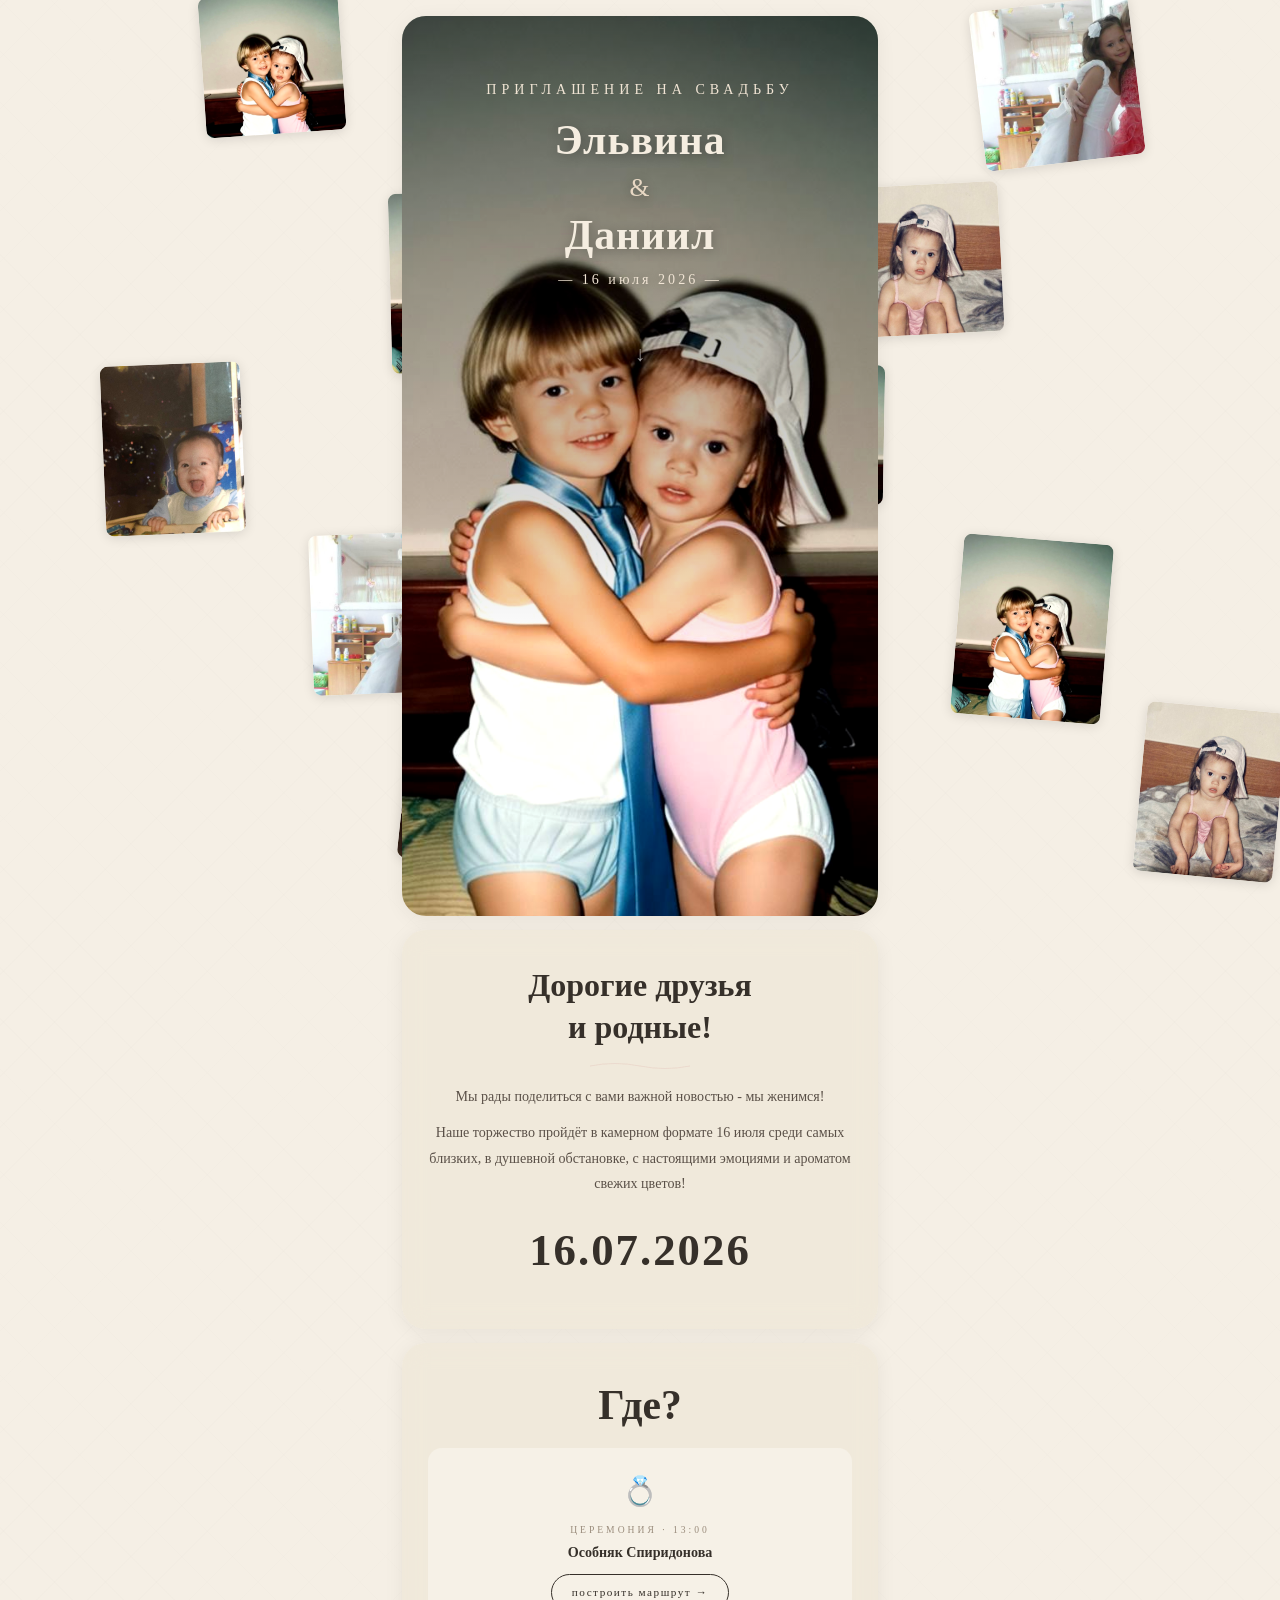
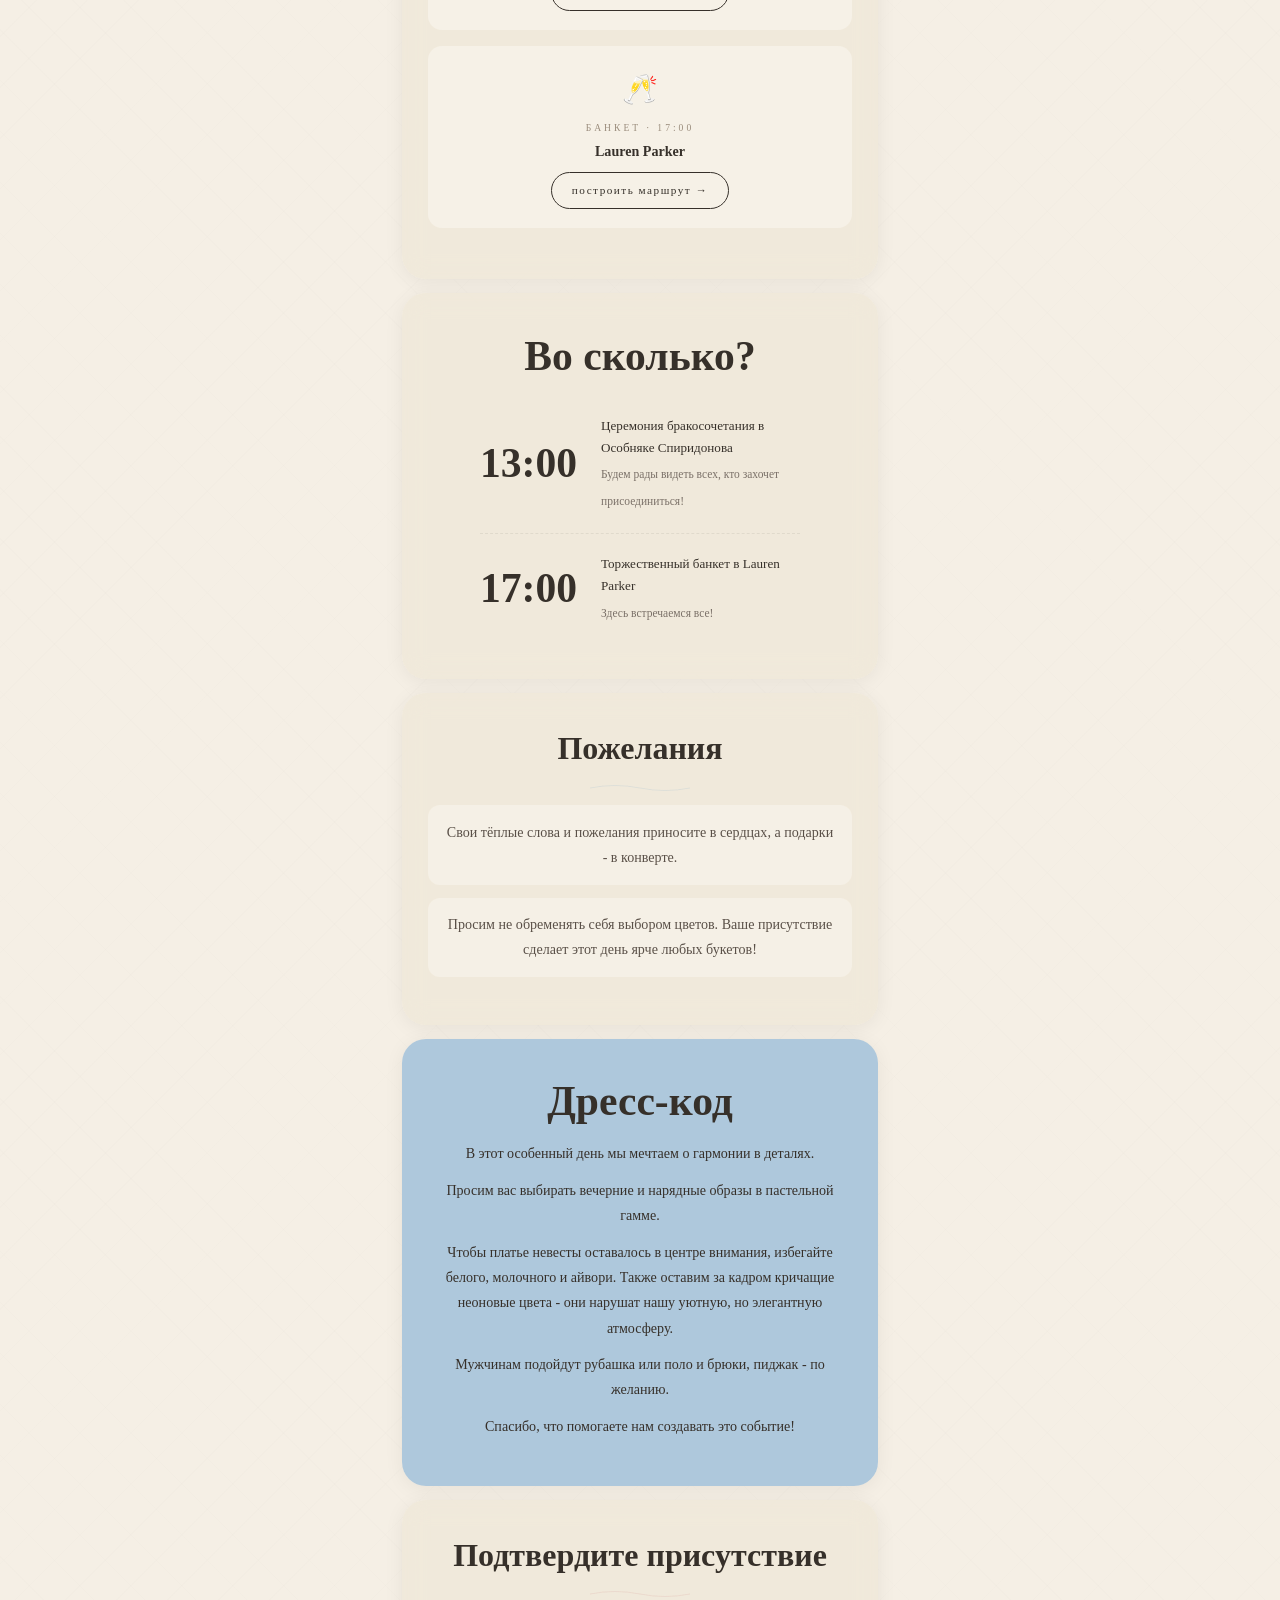
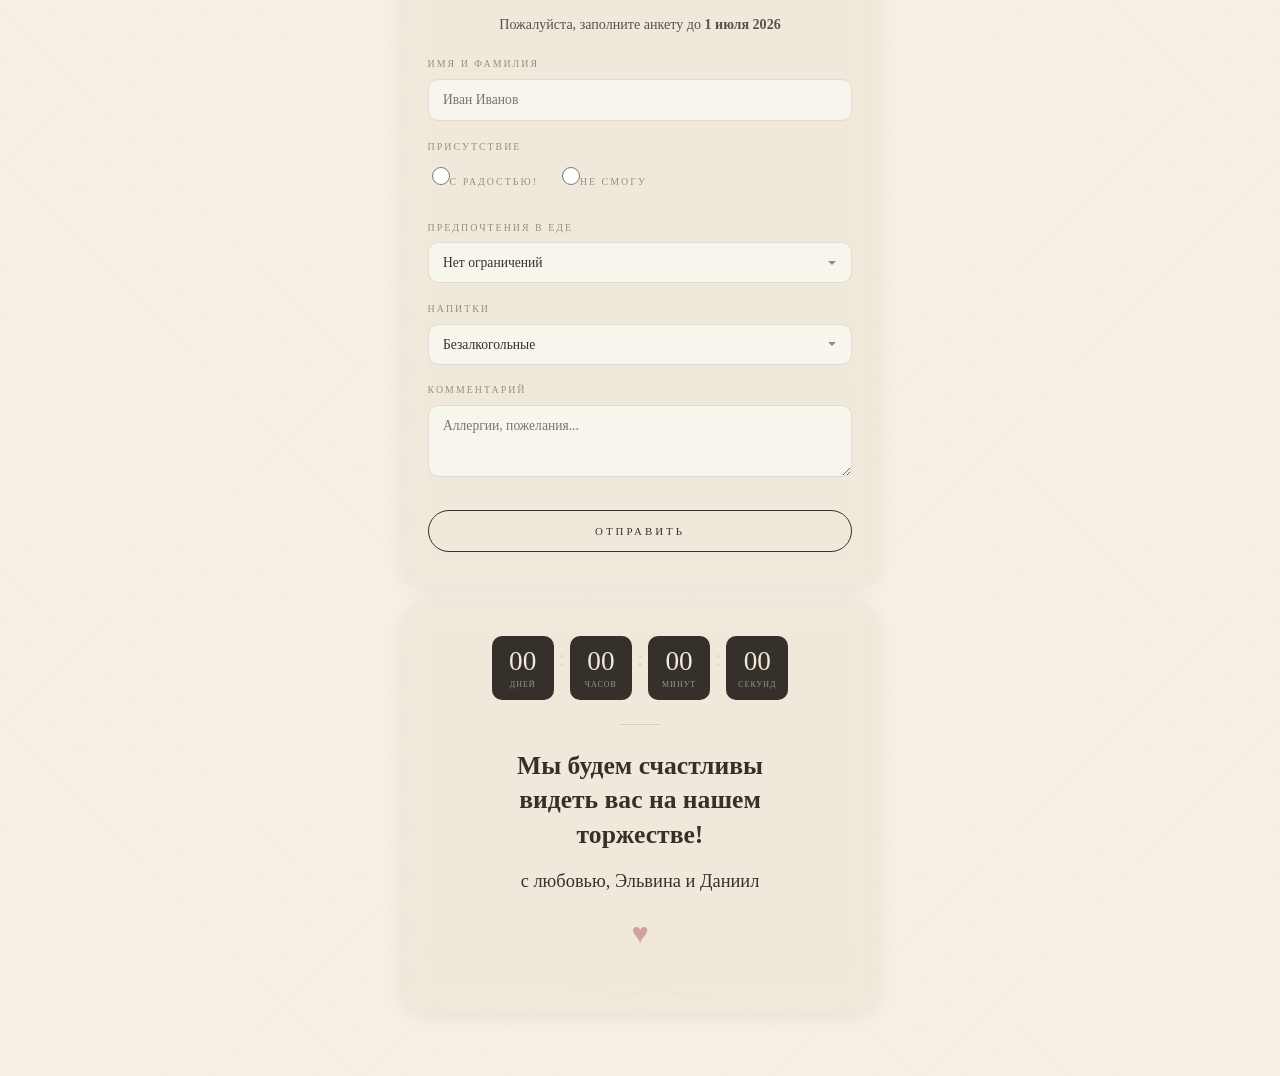
<file: index.html>
<!DOCTYPE html>
<html lang="ru">
<head>
    <meta charset="UTF-8">
    <meta name="viewport" content="width=device-width, initial-scale=1.0">
    <title>Эльвина & Даниил — 16 июля 2025</title>
    <link rel="stylesheet" href="style.css">
    <style>/* Times New Roman подключён как системный шрифт */</style>
</head>
<body>

<!-- Background mosaic -->
<div class="bg-mosaic" id="bgMosaic"></div>

<!-- Subtle floating elements -->
<div class="floating-els" id="floatingEls"></div>

<!-- Nav dots -->
<nav class="nav-dots" id="navDots" aria-label="Навигация по секциям">
    <button class="nav-dot active" data-target="home" aria-label="Главная"></button>
    <button class="nav-dot" data-target="greeting" aria-label="Приветствие"></button>
    <button class="nav-dot" data-target="photos" aria-label="Фото"></button>
    <button class="nav-dot" data-target="schedule" aria-label="Расписание"></button>
    <button class="nav-dot" data-target="wishes" aria-label="Пожелания"></button>
    <button class="nav-dot" data-target="dresscode" aria-label="Дресс-код"></button>
    <button class="nav-dot" data-target="rsvp" aria-label="Анкета"></button>
    <button class="nav-dot" data-target="footer" aria-label="До встречи"></button>
</nav>

<div class="page-wrapper">

    <!-- ═══════ HERO ═══════ -->
    <section class="hero-section" id="home">
        <div class="card card-cream hero-card">
            <!-- Calla lily top-left -->
            <svg class="deco calla-tl" viewBox="0 0 100 160" fill="none">
                <path d="M50 150 L48 70" stroke="#c4b8a4" stroke-width="1.3"/>
                <path d="M48 70 C32 62,20 40,28 22 C34 10,48 7,54 16 C60 25,50 45,48 70Z" stroke="#c4b8a4" stroke-width="1" fill="none"/>
                <ellipse cx="47" cy="30" rx="2.5" ry="10" fill="#c4b8a4" opacity=".2"/>
                <path d="M47 105 C38 98,33 103,36 110" stroke="#c4b8a4" stroke-width=".8" fill="none"/>
                <path d="M48 130 C57 124,62 129,59 135" stroke="#c4b8a4" stroke-width=".8" fill="none"/>
            </svg>
            <!-- Calla lily bottom-right -->
            <svg class="deco calla-br" viewBox="0 0 100 160" fill="none">
                <path d="M50 150 L52 75" stroke="#c4b8a4" stroke-width="1.3"/>
                <path d="M52 75 C68 67,80 45,72 27 C66 14,52 11,46 20 C40 29,50 50,52 75Z" stroke="#c4b8a4" stroke-width="1" fill="none"/>
                <ellipse cx="53" cy="35" rx="2.5" ry="10" fill="#c4b8a4" opacity=".2"/>
                <path d="M53 110 C62 104,66 109,63 115" stroke="#c4b8a4" stroke-width=".8" fill="none"/>
            </svg>
            <!-- Squiggle top -->
            <svg class="deco sq-hero" viewBox="0 0 220 25" fill="none"><path d="M0 12 Q27 2,55 12 Q82 22,110 12 Q137 2,165 12 Q192 22,220 12" stroke="#8fb3d1" stroke-width="1.2" fill="none" opacity=".25"/></svg>

            <!-- фото-фон -->
            <div class="hero-bg-photo">
                <img src="photos-combined.png" alt="Эльвина и Даниил" loading="eager">
            </div>
            <!-- градиент поверх фото -->
            <div class="hero-overlay"></div>

            <!-- текст поверх -->
            <p class="hero-tag reveal">приглашение на свадьбу</p>

            <div class="hero-names-block reveal">
                <h1>Эльвина<span>&</span>Даниил</h1>
            </div>

            <p class="hero-date reveal">— 16 июля 2026 —</p>

            <div class="scroll-cue reveal" onclick="document.getElementById('greeting').scrollIntoView({behavior:'smooth'})" role="button" aria-label="Прокрутить вниз">
                <span class="scroll-arrow">↓</span>
            </div>
        </div>
    </section>

    <!-- ═══════ GREETING ═══════ -->
    <section class="card card-cream" id="greeting">
        <h2 class="sec-title reveal">Дорогие друзья<br>и родные!</h2>
        <svg class="deco sq-small" viewBox="0 0 120 12" fill="none"><path d="M0 6 Q30 0,60 6 Q90 12,120 6" stroke="#d4a0a0" stroke-width=".8" fill="none" opacity=".35"/></svg>
        <p class="reveal">Мы рады поделиться с вами важной новостью - мы женимся!</p>
        <p class="reveal">Наше торжество пройдёт в камерном формате 16 июля среди самых близких, в душевной обстановке, с настоящими эмоциями и ароматом свежих цветов!</p>
        <div class="big-date reveal">16.07.2026</div>
    </section>

    <!-- ═══════ WHERE ═══════ -->
    <section class="card card-cream" id="where">
        <h2 class="sec-title sec-title-big reveal">Где?</h2>
        <div class="venue reveal">
            <span class="venue-icon">💍</span>
            <p class="venue-type">церемония · 13:00</p>
            <p class="venue-name">Особняк Спиридонова</p>
            <a href="https://yandex.ru/maps/?text=Москва+особняк+Спиридонова" target="_blank" rel="noopener" class="btn-link">построить маршрут →</a>
        </div>
        <div class="venue reveal">
            <span class="venue-icon">🥂</span>
            <p class="venue-type">банкет · 17:00</p>
            <p class="venue-name">Lauren Parker</p>
            <a href="https://yandex.ru/maps/?text=Москва+Lauren+Parker+ресторан" target="_blank" rel="noopener" class="btn-link">построить маршрут →</a>
        </div>
    </section>

    <!-- ═══════ SCHEDULE ═══════ -->
    <section class="card card-cream" id="schedule">
        <h2 class="sec-title sec-title-big reveal">Во сколько?</h2>
        <div class="timeline">
            <div class="tl-item reveal">
                <div class="tl-time">13:00</div>
                <div class="tl-body">
                    <strong>Церемония бракосочетания в Особняке Спиридонова</strong>
                    <span>Будем рады видеть всех, кто захочет присоединиться!</span>
                </div>
            </div>
            <div class="tl-item reveal">
                <div class="tl-time">17:00</div>
                <div class="tl-body">
                    <strong>Торжественный банкет в Lauren Parker</strong>
                    <span>Здесь встречаемся все!</span>
                </div>
            </div>
        </div>
    </section>

    <!-- ═══════ WISHES ═══════ -->
    <section class="card card-cream" id="wishes">
        <h2 class="sec-title reveal">Пожелания</h2>
        <svg class="deco sq-small" viewBox="0 0 120 12" fill="none"><path d="M0 6 Q30 0,60 6 Q90 12,120 6" stroke="#8fb3d1" stroke-width=".8" fill="none" opacity=".3"/></svg>
        <div class="wish-item reveal">
            <p>Свои тёплые слова и пожелания приносите в сердцах, а подарки - в конверте.</p>
        </div>
        <div class="wish-item reveal">
            <p>Просим не обременять себя выбором цветов. Ваше присутствие сделает этот день ярче любых букетов!</p>
        </div>
    </section>

    <!-- ═══════ DRESSCODE (blue) ═══════ -->
    <section class="card card-blue" id="dresscode">
        <h2 class="sec-title sec-title-big reveal">Дресс-код</h2>
        <p class="reveal">В этот особенный день мы мечтаем о гармонии в деталях.</p>
        <p class="reveal">Просим вас выбирать вечерние и нарядные образы в пастельной гамме.</p>
        <p class="reveal">Чтобы платье невесты оставалось в центре внимания, избегайте белого, молочного и айвори. Также оставим за кадром кричащие неоновые цвета - они нарушат нашу уютную, но элегантную атмосферу.</p>
        <p class="reveal">Мужчинам подойдут рубашка или поло и брюки, пиджак - по желанию.</p>
        <p class="reveal">Спасибо, что помогаете нам создавать это событие!</p>
    </section>

    <!-- ═══════ RSVP ═══════ -->
    <section class="card card-cream" id="rsvp">
        <h2 class="sec-title reveal">Подтвердите присутствие</h2>
        <svg class="deco sq-small" viewBox="0 0 120 12" fill="none"><path d="M0 6 Q30 0,60 6 Q90 12,120 6" stroke="#d4a0a0" stroke-width=".8" fill="none" opacity=".35"/></svg>
        <p class="reveal">Пожалуйста, заполните анкету до <strong>1 июля 2026</strong></p>
        <div class="form-wrap reveal">
            <form id="rsvpForm" onsubmit="submitForm(event)">
                <div class="fg">
                    <label for="f-name">Имя и фамилия</label>
                    <input id="f-name" type="text" name="name" required placeholder="Иван Иванов" autocomplete="name">
                </div>
                <div class="fg">
                    <label>Присутствие</label>
                    <div class="radio-row">
                        <label class="rb"><input type="radio" name="attendance" value="yes" required><span>С радостью!</span></label>
                        <label class="rb"><input type="radio" name="attendance" value="no"><span>Не смогу</span></label>
                    </div>
                </div>
                <div class="fg">
                    <label for="f-food">Предпочтения в еде</label>
                    <select id="f-food" name="food">
                        <option>Нет ограничений</option>
                        <option>Вегетарианское</option>
                        <option>Другое</option>
                    </select>
                </div>
                <div class="fg">
                    <label for="f-drinks">Напитки</label>
                    <select id="f-drinks" name="drinks">
                        <option>Безалкогольные</option>
                        <option>Крепкое</option>
                        <option>Только вино</option>
                        <option>Пью все</option>
                    </select>
                </div>
                <div class="fg">
                    <label for="f-comment">Комментарий</label>
                    <textarea id="f-comment" name="comments" placeholder="Аллергии, пожелания..."></textarea>
                </div>
                <button type="submit">Отправить</button>
            </form>
            <div class="ok-msg" id="formSuccess">
                <h3>Спасибо!</h3>
                <p>Мы получили вашу анкету и с нетерпением ждём встречи.</p>
            </div>
        </div>
    </section>

    <!-- ═══════ COUNTDOWN + BYE ═══════ -->
    <section class="card card-cream bye-card" id="footer">
        <div class="countdown reveal" aria-label="Обратный отсчёт до свадьбы">
            <div class="cd"><span id="days">00</span><small>дней</small></div>
            <div class="cd-sep">:</div>
            <div class="cd"><span id="hours">00</span><small>часов</small></div>
            <div class="cd-sep">:</div>
            <div class="cd"><span id="minutes">00</span><small>минут</small></div>
            <div class="cd-sep">:</div>
            <div class="cd"><span id="seconds">00</span><small>секунд</small></div>
        </div>
        <div class="thin-line"></div>
        <h2 class="sec-title reveal">Мы будем счастливы<br>видеть вас на нашем<br>торжестве!</h2>
        <p class="bye-sign reveal">с любовью, Эльвина и Даниил</p>
        <div class="bye-heart reveal">♥</div>
        <svg class="deco sq-bye" viewBox="0 0 180 20" fill="none"><path d="M0 10 Q22 2,45 10 Q67 18,90 10 Q112 2,135 10 Q157 18,180 10" stroke="#d4a0a0" stroke-width=".8" fill="none" opacity=".2"/></svg>
    </section>

</div>

<script src="script.js"></script>
</body>
</html>
</file>
<file: style.css>
/* Times New Roman — системный шрифт, импорт не нужен */

/* ════════════ TOKENS ════════════ */
:root {
    /* surfaces */
    --cream:      #f0e8d8;
    --cream-soft: #f5efe5;
    --blue-card:  #9dbfda;
    --blue-accent:#8fb3d1;
    --blue-dark:  #5b8aad;
    --pink:       #d4a0a0;
    --pink-light: #e2c4c4;
    --white:      #faf7f2;

    /* text — contrast-safe */
    --text:       #36302a;
    --text-mid:   #5a5048;
    --text-light: #7a7068;
    --gray:       #9a8c7c;

    /* misc */
    --silk:    #f5efe5;
    --shadow:  0 3px 20px rgba(0,0,0,.06);
    --radius:  24px;
}

/* ════════════ RESET ════════════ */
*,*::before,*::after{margin:0;padding:0;box-sizing:border-box}
html{scroll-behavior:smooth;-webkit-text-size-adjust:100%}

body{
    font-family:'Times New Roman',Times,serif;
    font-weight:300;
    color:var(--text);
    background:var(--silk);
    /* silk weave texture */
    background-image:
        repeating-linear-gradient(45deg,transparent,transparent 35px,rgba(0,0,0,.006) 35px,rgba(0,0,0,.006) 36px),
        repeating-linear-gradient(-45deg,transparent,transparent 35px,rgba(0,0,0,.006) 35px,rgba(0,0,0,.006) 36px);
    overflow-x:hidden;
    -webkit-font-smoothing:antialiased;
    line-height:1.7;
}

/* ════════════ BG MOSAIC ════════════ */
.bg-mosaic{
    position:fixed;top:0;left:0;z-index:0;
    width:100%;height:100vh;
    overflow:hidden;
    pointer-events:none;
}
.bg-mosaic img{
    position:absolute;
    width:var(--w, 120px);
    height:var(--h, 120px);
    object-fit:cover;
    object-position:center 25%;
    border-radius:8px;
    box-shadow:0 2px 12px rgba(0,0,0,.12);
    opacity:1;
    transition:opacity .3s;
}

/* ════════════ FLOATING ════════════ */
.floating-els{position:fixed;inset:0;pointer-events:none;z-index:0;overflow:hidden}
.floating-els span{position:absolute;opacity:0;animation:drift linear infinite}
@keyframes drift{
    0%  {transform:translateY(100vh) rotate(0) translateX(0);opacity:0}
    8%  {opacity:.07}
    92% {opacity:.07}
    100%{transform:translateY(-8vh) rotate(160deg) translateX(25px);opacity:0}
}

/* ════════════ LAYOUT ════════════ */
.page-wrapper{
    max-width:440px;
    margin:0 auto;
    padding:16px 12px 48px;
    position:relative;
    z-index:1;
}

/* ════════════ REVEAL ════════════ */
.reveal{opacity:0;transform:translateY(22px);transition:opacity .75s ease,transform .75s ease}
.reveal.visible{opacity:1;transform:none}

/* ════════════ NAV DOTS ════════════ */
.nav-dots{
    position:fixed;right:8px;top:50%;transform:translateY(-50%);
    z-index:100;display:flex;flex-direction:column;gap:6px;
}
.nav-dot{
    width:7px;height:7px;border-radius:50%;
    background:var(--gray);opacity:.22;
    cursor:pointer;border:none;
    /* big touch area */
    padding:8px;background-clip:content-box;
    transition:all .3s;
}
.nav-dot.active{
    opacity:1;background-color:var(--blue-dark);
    background-clip:content-box;
    transform:scale(1.35);
}

/* ════════════ CARDS ════════════ */
.card{
    border-radius:var(--radius);
    padding:2.2rem 1.6rem;
    margin-bottom:14px;
    text-align:center;
    position:relative;
    overflow:hidden;
}
.card p{font-size:.88rem;line-height:1.8;color:var(--text-mid);margin-bottom:.7rem}
.card-cream{background:rgba(240,232,216,.82);box-shadow:var(--shadow);backdrop-filter:blur(12px);-webkit-backdrop-filter:blur(12px)}
.card-blue{
    background:rgba(157,191,218,.8);
    box-shadow:var(--shadow);
    border-radius:var(--radius);
    backdrop-filter:blur(12px);-webkit-backdrop-filter:blur(12px);
}
.card-blue p{color:var(--text)}

/* ════════════ DECORATIVE SVGs ════════════ */
.deco{display:block;pointer-events:none}
.calla-tl{position:absolute;top:8px;left:8px;width:70px;opacity:.12}
.calla-br{position:absolute;bottom:8px;right:8px;width:70px;opacity:.12;transform:scaleX(-1)}
.sq-hero{width:140px;margin:0 auto .8rem;opacity:1}
.sq-small{width:100px;margin:0 auto .8rem}
.sq-bye{position:absolute;bottom:14px;left:50%;transform:translateX(-50%);width:140px}

/* ════════════ HERO ════════════ */
.hero-section{margin-bottom:14px}
.hero-card{
    min-height:100svh;min-height:100vh;
    display:flex;flex-direction:column;
    align-items:center;justify-content:flex-start;
    padding:2rem 1.6rem 2rem;
}

/* фото как фон */
.hero-bg-photo{
    position:absolute;inset:0;z-index:0;
}
.hero-bg-photo img{
    width:100%;height:100%;
    object-fit:cover;object-position:center 20%;
}
/* градиент снизу для читаемости текста */
.hero-overlay{
    position:absolute;inset:0;z-index:1;
    background:linear-gradient(
        to bottom,
        rgba(0,0,0,.5) 0%,
        rgba(0,0,0,.25) 40%,
        rgba(0,0,0,.0) 70%
    );
}

.hero-tag{
    font-family:'Times New Roman',Times,serif;
    font-weight:200;font-size:.6rem;
    letter-spacing:5px;text-transform:uppercase;
    color:#f0e4d4;margin-bottom:.4rem;
    color:#f0e4d4 !important;margin-bottom:.4rem;
    position:relative;z-index:2;
}

.hero-names-block{position:relative;display:block;text-align:center;margin-bottom:.3rem;z-index:2;}
.hero-names-block h1{
    font-family:'Times New Roman',Times,serif;
    font-size:2.6rem;font-weight:700;
    color:#f5ede0;letter-spacing:1px;
    position:relative;z-index:2;
    line-height:1.3;
    text-shadow:0 2px 12px rgba(0,0,0,.3);
}
.hero-names-block h1 span{
    display:block;
    font-weight:400;font-size:1.6rem;
    color:#e8d8c4;
    margin:.15em 0;
}

.hero-date{
    font-family:'Times New Roman',Times,serif;
    font-size:1.25rem;font-weight:500;
    color:#f0e4d4;letter-spacing:3px;
    color:#f0e4d4 !important;letter-spacing:3px;
    position:relative;z-index:2;
    text-shadow:0 1px 8px rgba(0,0,0,.3);
}

.scroll-cue{
    margin-top:2rem;cursor:pointer;
    color:rgba(255,255,255,.6);opacity:1;
    position:relative;z-index:2;
}
.scroll-arrow{
    display:inline-block;font-size:1.3rem;
    animation:bob 2.5s ease-in-out infinite;
}
@keyframes bob{0%,100%{transform:translateY(0)}50%{transform:translateY(-7px)}}

/* ════════════ TITLES ════════════ */
.sec-title{
    font-family:'Times New Roman',Times,serif;
    font-size:2rem;font-weight:700;
    color:var(--text);margin-bottom:.8rem;
    line-height:1.3;
}
.sec-title-big{font-size:2.6rem}

/* ════════════ BIG DATE ════════════ */
.big-date{
    font-family:'Times New Roman',Times,serif;
    font-size:2.8rem;font-weight:700;
    color:var(--text);margin:1rem 0 .3rem;
    letter-spacing:2px;
}

/* ════════════ POLAROID (legacy) ════════════ */
.polaroid{
    max-width:250px;margin:0 auto 1rem;
    background:var(--white);padding:8px 8px 28px;
    box-shadow:0 3px 18px rgba(0,0,0,.07);
    transform:rotate(1.5deg);
    transition:transform .35s;position:relative;
    border-radius:3px;
}
.polaroid:hover{transform:rotate(0) scale(1.02)}
.polaroid img{width:100%;display:block;border-radius:2px}
.pin{
    position:absolute;top:-7px;left:50%;transform:translateX(-50%);
    width:14px;height:14px;border-radius:50%;
    background:var(--pink);box-shadow:0 2px 6px rgba(0,0,0,.12);z-index:5;
}
.pin::after{
    content:'';position:absolute;top:12px;left:50%;transform:translateX(-50%);
    width:1px;height:9px;background:rgba(0,0,0,.12);
}
.caption{
    font-family:'Times New Roman',Times,serif;font-size:1.05rem;
    color:var(--text-mid);margin-top:.3rem;
}

/* ════════════ VENUE ════════════ */
.venue{
    margin:1rem 0;padding:1.2rem;
    background:rgba(255,255,255,.35);border-radius:14px;
}
.venue-icon{font-size:1.8rem;display:block;margin-bottom:.3rem}
.venue-type{
    font-size:.6rem !important;font-weight:500;
    letter-spacing:3px;text-transform:uppercase;
    color:var(--gray) !important;margin-bottom:.15rem !important;
}
.venue-name{
    font-family:'Times New Roman',Times,serif;font-size:1.45rem;
    font-weight:600;color:var(--text) !important;
    margin-bottom:.5rem !important;
}
.btn-link{
    display:inline-block;padding:8px 20px;
    border:1.5px solid var(--text);border-radius:24px;
    color:var(--text);text-decoration:none;
    font-size:.7rem;font-weight:400;letter-spacing:1.5px;
    transition:all .3s;
}
.btn-link:hover{background:var(--text);color:var(--cream)}

/* ════════════ TIMELINE ════════════ */
.timeline{max-width:320px;margin:0 auto}
.tl-item{
    display:flex;align-items:center;gap:1.5rem;
    padding:1.2rem 0;text-align:left;
    border-bottom:1px dashed rgba(0,0,0,.07);
}
.tl-item:last-child{border-bottom:none}
.tl-time{
    font-family:'Times New Roman',Times,serif;font-size:2.6rem;
    font-weight:700;color:var(--text);
    flex-shrink:0;min-width:90px;line-height:1;
}
.tl-body{flex:1;min-width:0}
.tl-body strong{
    display:block;font-family:'Times New Roman',Times,serif;
    font-size:.82rem;font-weight:500;color:var(--text);
}
.tl-body span{font-size:.72rem;color:var(--text-light)}

/* ════════════ WISHES ════════════ */
.wish-item{
    margin:.8rem 0;padding:.9rem 1.2rem;
    background:rgba(255,255,255,.3);border-radius:12px;
    text-align:center;
}
.wish-item p{margin-bottom:0}

/* ════════════ DRESSCODE ════════════ */
.dress-group{
    margin:1.2rem 0;padding:1rem;
    background:rgba(255,255,255,.18);border-radius:14px;
}
.dress-group h3{
    font-family:'Times New Roman',Times,serif;font-size:1.25rem;
    font-weight:600;color:var(--text);margin-bottom:.3rem;
}
.dress-group p{font-size:.82rem;margin-bottom:.5rem}

.palette{display:flex;justify-content:center;gap:9px;flex-wrap:wrap;margin-top:.4rem}
.pal{
    width:36px;height:36px;border-radius:50%;
    background:var(--c);display:inline-block;
    box-shadow:0 1px 5px rgba(0,0,0,.12);
    transition:transform .3s;cursor:default;
}
.pal:hover{transform:scale(1.18)}

/* ════════════ FORM ════════════ */
.form-wrap{text-align:left;margin-top:1.2rem}
.fg{margin-bottom:1.1rem}
.fg label{
    display:block;font-size:.62rem;font-weight:500;
    letter-spacing:2px;text-transform:uppercase;
    color:var(--gray);margin-bottom:.35rem;
}
.fg input[type="text"],
.fg select,
.fg textarea{
    width:100%;padding:.75rem .9rem;
    border:1.5px solid rgba(0,0,0,.1);
    background:rgba(255,255,255,.5);
    font-family:'Times New Roman',Times,serif;
    font-size:.85rem;font-weight:300;color:var(--text);
    border-radius:10px;outline:none;transition:border-color .3s;
}
.fg input:focus,.fg select:focus,.fg textarea:focus{border-color:var(--blue-accent)}
.fg textarea{resize:vertical;min-height:72px}
.fg select{
    appearance:none;cursor:pointer;
    background-image:url("data:image/svg+xml,%3Csvg xmlns='http://www.w3.org/2000/svg' width='10' height='10' viewBox='0 0 10 10'%3E%3Cpath fill='%239a8c7c' d='M5 7L1 3h8z'/%3E%3C/svg%3E");
    background-repeat:no-repeat;background-position:right .9rem center;
}

.radio-row{display:flex;gap:1rem;margin-top:.3rem}
.rb{
    display:flex;align-items:center;gap:.4rem;
    cursor:pointer;font-size:.82rem;font-weight:300;
    /* big touch area */
    padding:6px 4px;border-radius:8px;
    transition:background .2s;
}
.rb:hover{background:rgba(0,0,0,.03)}
.rb input[type="radio"]{accent-color:var(--blue-dark);width:18px;height:18px}

form button[type="submit"]{
    width:100%;padding:.85rem;margin-top:.5rem;
    background:transparent;color:var(--text);
    border:1.5px solid var(--text);
    font-family:'Times New Roman',Times,serif;
    font-size:.68rem;font-weight:400;
    letter-spacing:3px;text-transform:uppercase;
    cursor:pointer;transition:all .3s;border-radius:26px;
}
form button:hover{background:var(--text);color:var(--cream)}

.ok-msg{display:none;text-align:center;padding:2rem 0}
.ok-msg h3{
    font-family:'Times New Roman',Times,serif;font-size:1.8rem;
    color:var(--blue-dark);margin-bottom:.3rem;
}
.ok-msg p{font-size:.85rem;color:var(--text-mid)}

/* ════════════ COUNTDOWN ════════════ */
.countdown{display:flex;justify-content:center;gap:5px;margin-bottom:1.5rem}
.cd{
    background:var(--text);color:var(--cream);
    border-radius:10px;padding:12px 8px 8px;
    min-width:62px;text-align:center;
}
.cd span{
    font-family:'Times New Roman',Times,serif;font-weight:500;
    font-size:1.7rem;display:block;line-height:1;
    font-variant-numeric:tabular-nums;
}
.cd small{
    font-size:.5rem;letter-spacing:1px;
    text-transform:uppercase;opacity:.55;
    margin-top:3px;display:block;
}
.cd-sep{font-size:1.4rem;color:var(--gray);opacity:.25;padding-top:12px;line-height:1}

/* ════════════ GOODBYE ════════════ */
.thin-line{width:40px;height:1px;background:var(--gray);margin:0 auto 1.5rem;opacity:.3}
.bye-card{padding-bottom:3.5rem}
.bye-card .sec-title{font-size:1.6rem;line-height:1.35}
.bye-sign{
    font-family:'Times New Roman',Times,serif !important;
    font-size:1.15rem !important;
    color:var(--text) !important;margin-top:.5rem;
}
.bye-heart{font-size:1.8rem;color:var(--pink);margin-top:.5rem}

/* ════════════ RESPONSIVE ════════════ */
@media(max-width:380px){
    .hero-names-block h1{font-size:2.1rem}
    .tl-time{font-size:2.1rem;min-width:65px}
    .cd{min-width:52px;padding:10px 6px 6px}
    .cd span{font-size:1.4rem}
    .sec-title-big{font-size:2.2rem}
}
@media(min-width:600px){
    .page-wrapper{max-width:500px}
    .hero-photo{width:220px;height:240px}
}
</file>
